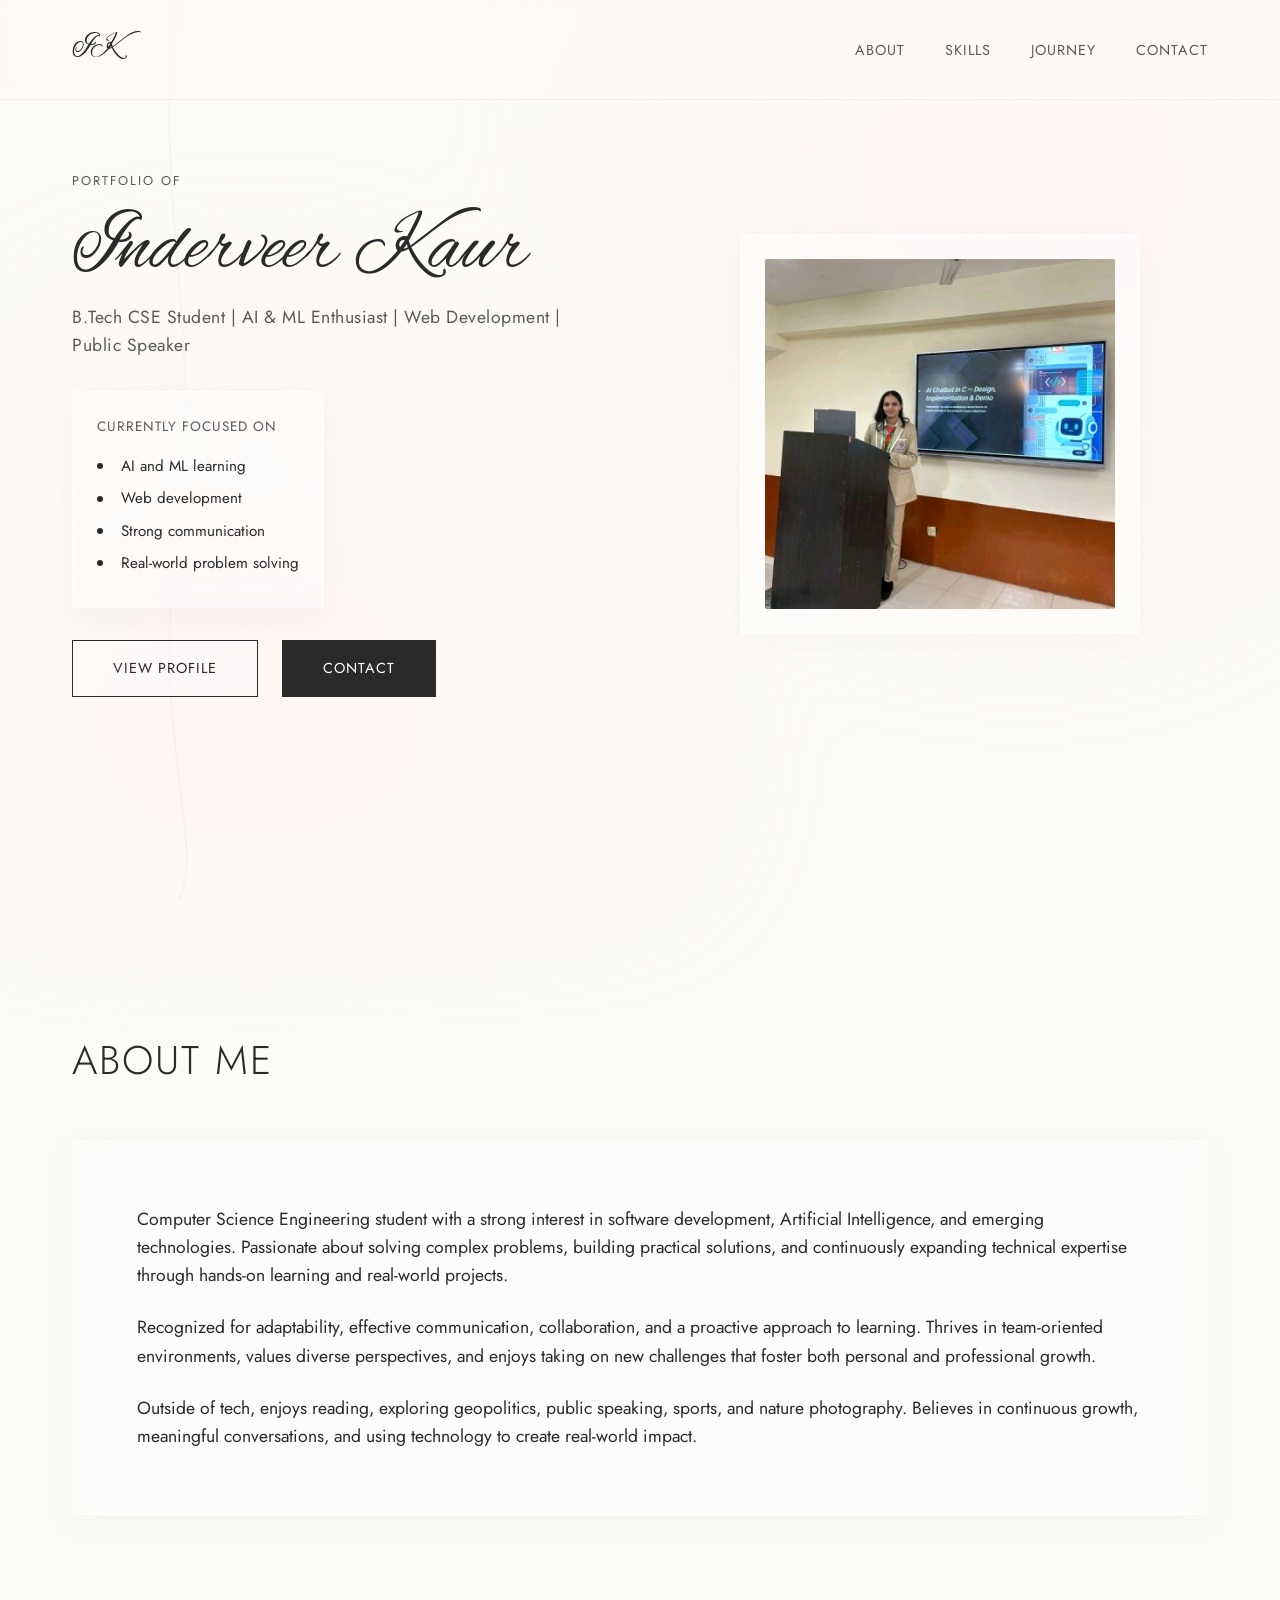
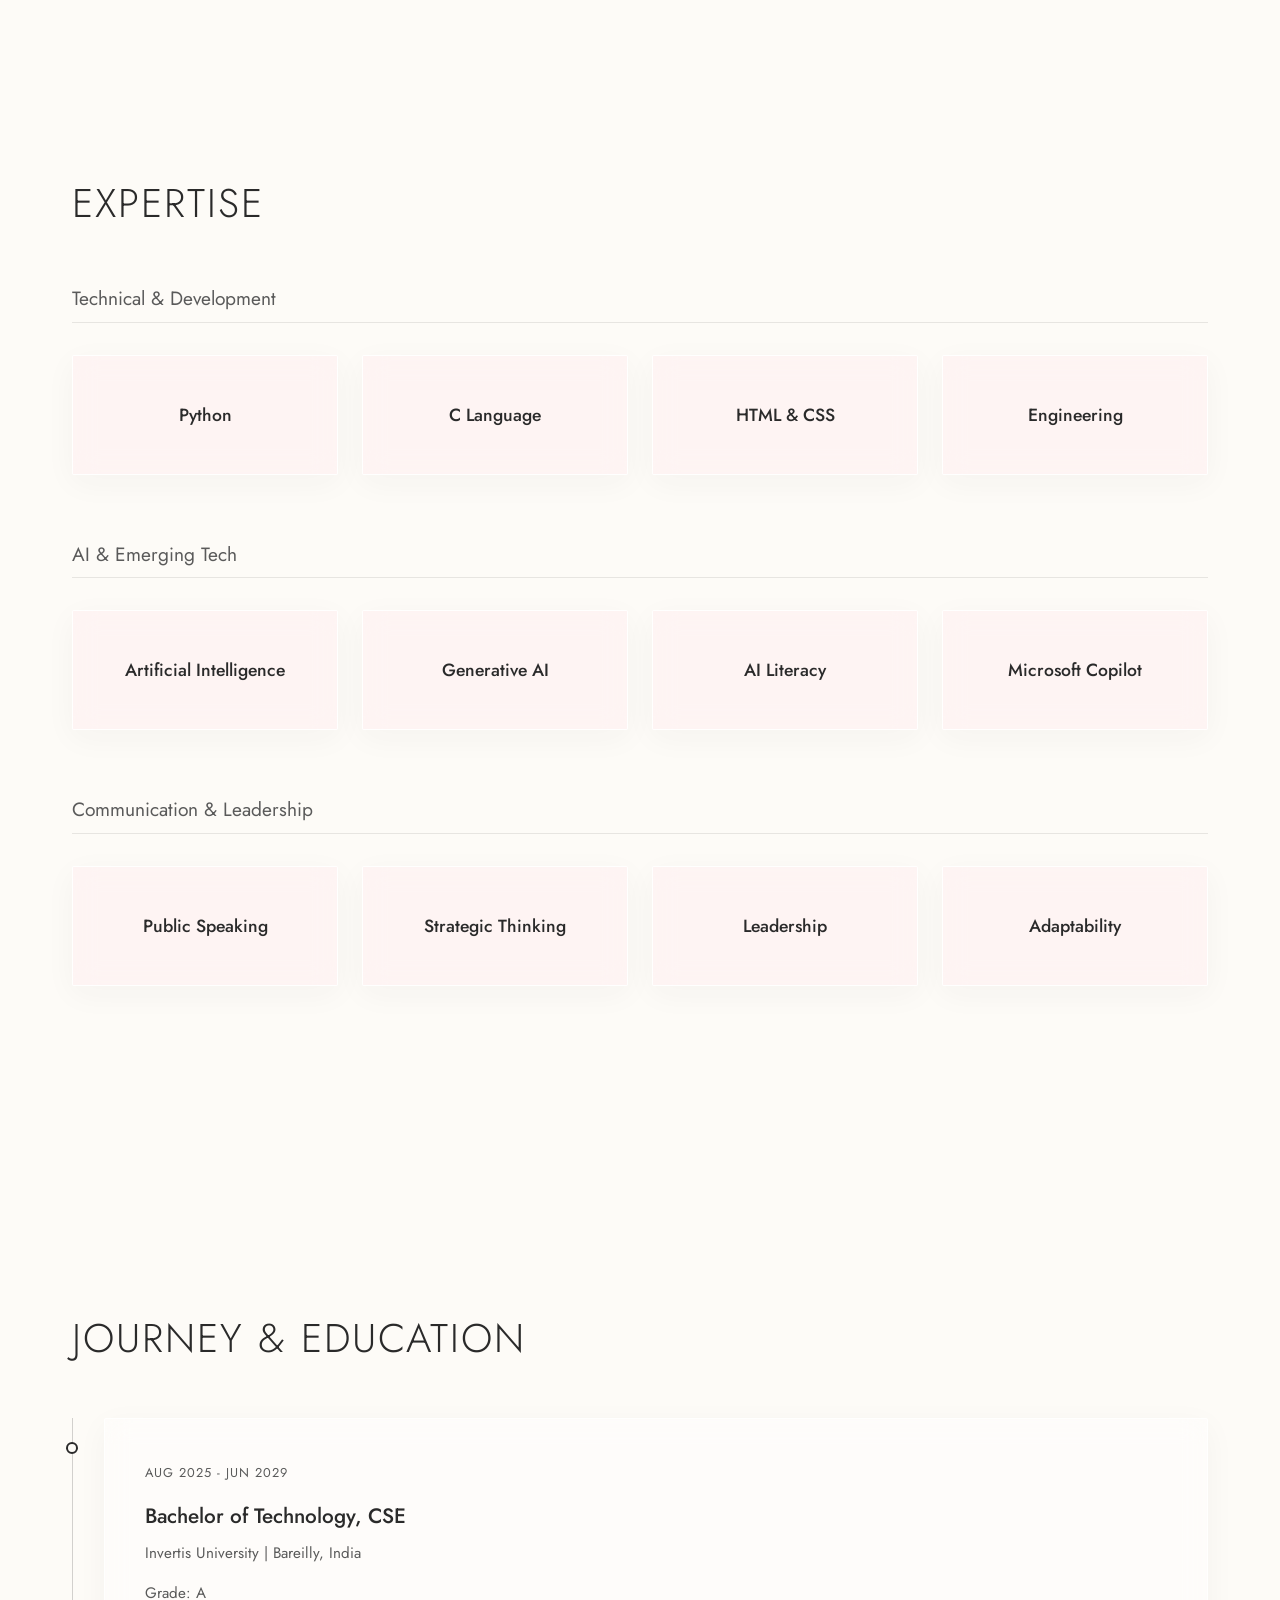
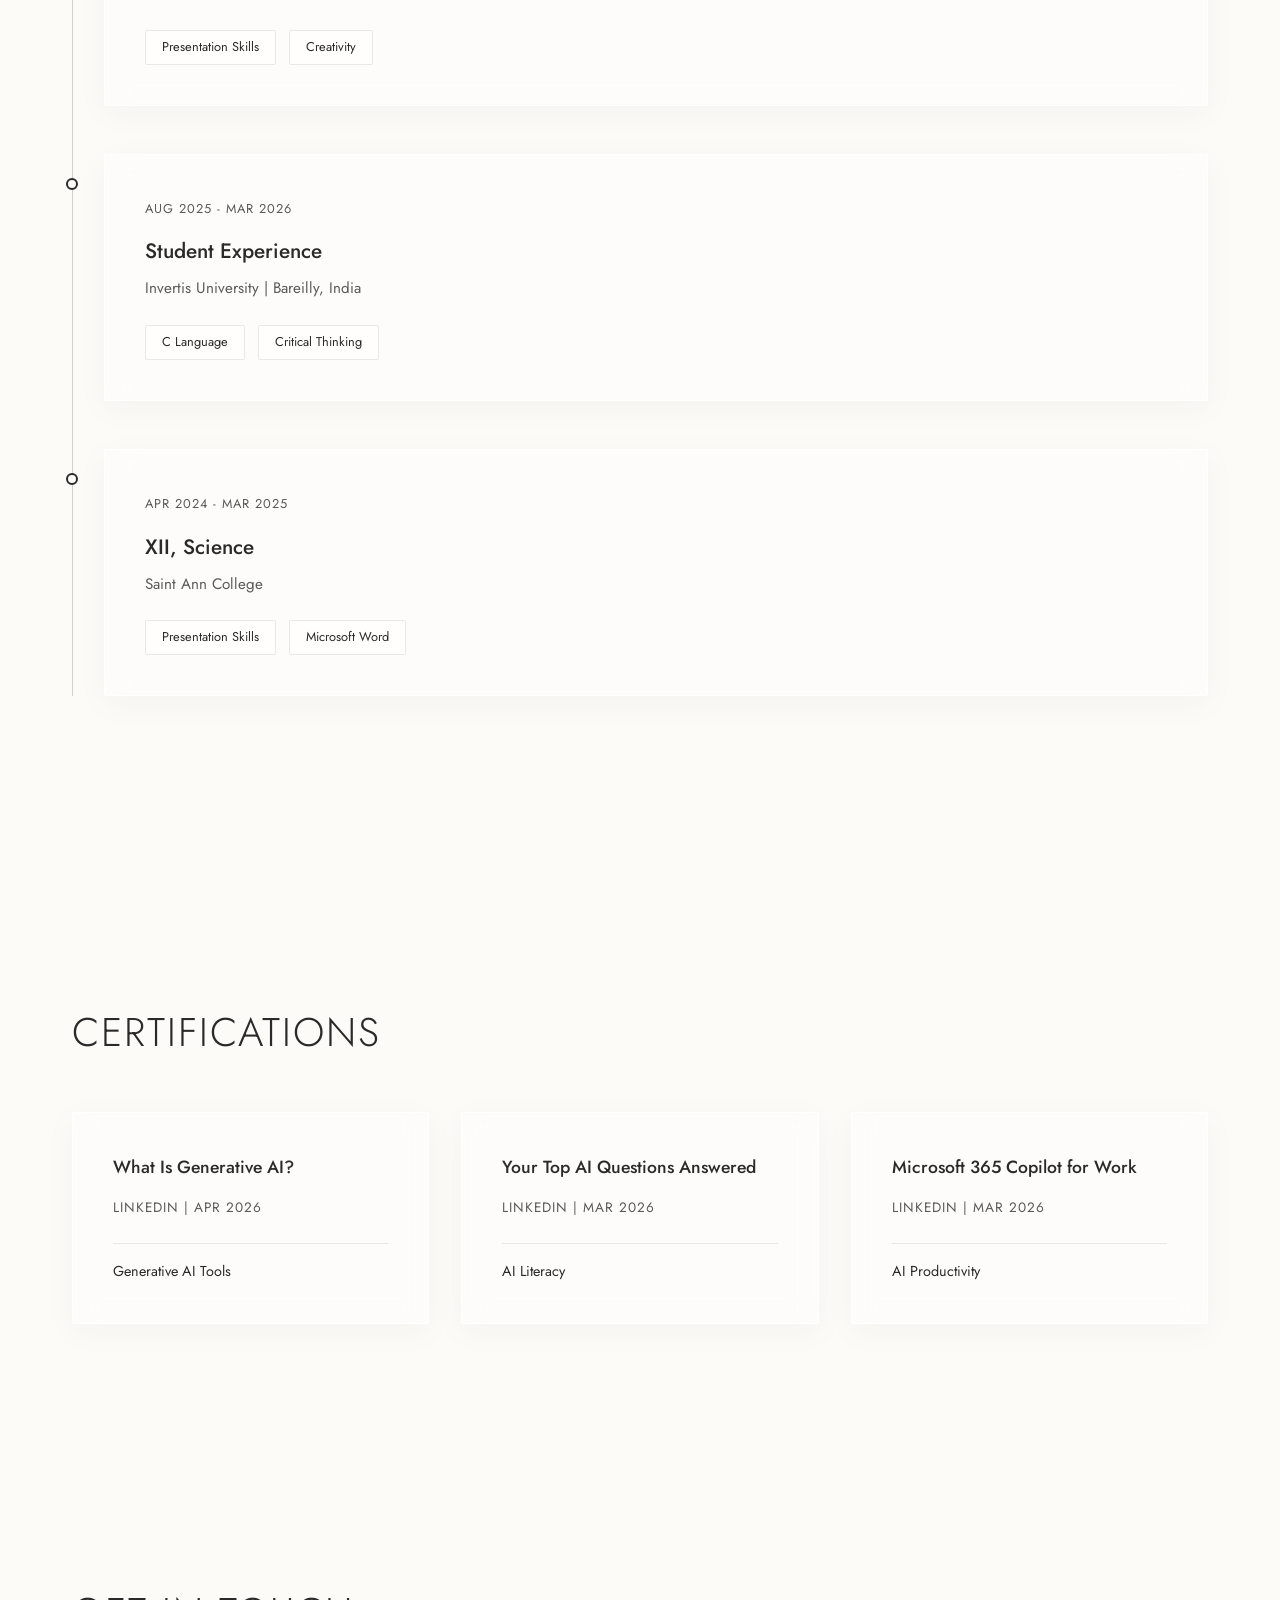
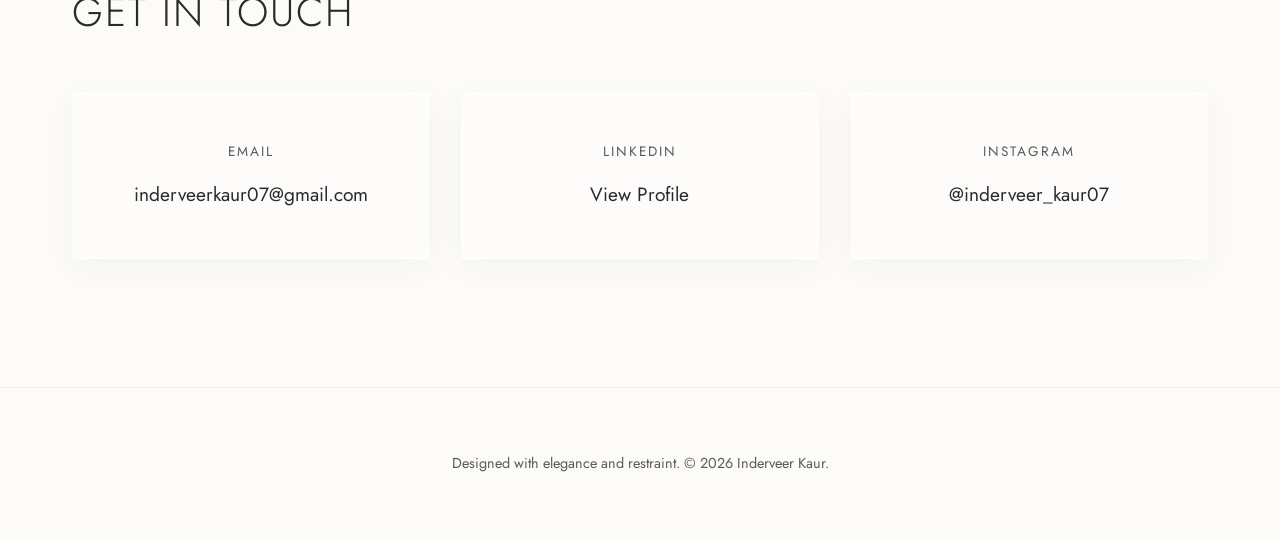
<file: index.html>
<!DOCTYPE html>
<html lang="en">
<head>
    <meta charset="UTF-8">
    <meta name="viewport" content="width=device-width, initial-scale=1.0">
    <title>Inderveer Kaur | Portfolio</title>
    <link rel="preconnect" href="https://fonts.googleapis.com">
    <link rel="preconnect" href="https://fonts.gstatic.com" crossorigin>
    <link href="https://fonts.googleapis.com/css2?family=Alex+Brush&family=Jost:wght@300;400;500;600&display=swap" rel="stylesheet">
    <link rel="stylesheet" href="styles.css">
</head>
<body>
    <div class="progress-bar" id="progress-bar"></div>

    <svg class="scroll-spine" viewBox="0 0 100 1000" preserveAspectRatio="none">
        <path d="M50,0 C20,200 80,400 50,600 C20,800 80,950 50,1000" fill="none" stroke="rgba(44, 44, 44, 0.05)" stroke-width="2"/>
        <path id="spine-progress" d="M50,0 C20,200 80,400 50,600 C20,800 80,950 50,1000" fill="none" stroke="rgba(44, 44, 44, 0.3)" stroke-width="2"/>
    </svg>

    <div class="particles">
        <div class="particle p1"></div>
        <div class="particle p2"></div>
        <div class="particle p3"></div>
    </div>

    <nav class="navbar">
        <div class="nav-content">
            <a href="#hero" class="nav-logo">IK</a>
            <ul class="nav-links">
                <li><a href="#about">About</a></li>
                <li><a href="#skills">Skills</a></li>
                <li><a href="#journey">Journey</a></li>
                <li><a href="#contact">Contact</a></li>
            </ul>
        </div>
    </nav>

    <main class="container">
        <section id="hero" class="hero-section">
            <div class="hero-content reveal">
                <p class="intro-line">Portfolio of</p>
                <h1 class="cursive-name">Inderveer Kaur</h1>
                <h2 class="headline">B.Tech CSE Student | AI & ML Enthusiast | Web Development | Public Speaker</h2>
                <div class="focus-panel glass-panel">
                    <p class="focus-title">Currently focused on</p>
                    <ul class="focus-list">
                        <li>AI and ML learning</li>
                        <li>Web development</li>
                        <li>Strong communication</li>
                        <li>Real-world problem solving</li>
                    </ul>
                </div>
                <div class="cta-group">
                    <a href="#about" class="btn glass-btn">View Profile</a>
                    <a href="#contact" class="btn glass-btn solid">Contact</a>
                </div>
            </div>
            <div class="hero-image-container reveal">
                <div class="hero-image-frame glass-panel">
                    <img src="owner.jpg" alt="Inderveer Kaur" class="profile-img">
                </div>
            </div>
        </section>

        <section id="about" class="about-section">
            <h3 class="section-title reveal">About Me</h3>
            <div class="about-content glass-panel reveal">
                <p>Computer Science Engineering student with a strong interest in software development, Artificial Intelligence, and emerging technologies. Passionate about solving complex problems, building practical solutions, and continuously expanding technical expertise through hands-on learning and real-world projects.</p>
                <p>Recognized for adaptability, effective communication, collaboration, and a proactive approach to learning. Thrives in team-oriented environments, values diverse perspectives, and enjoys taking on new challenges that foster both personal and professional growth.</p>
                <p>Outside of tech, enjoys reading, exploring geopolitics, public speaking, sports, and nature photography. Believes in continuous growth, meaningful conversations, and using technology to create real-world impact.</p>
            </div>
        </section>

        <section id="skills" class="skills-section">
            <h3 class="section-title reveal">Expertise</h3>
            
            <div class="skill-category reveal">
                <h4 class="category-title">Technical & Development</h4>
                <div class="skills-grid">
                    <div class="skill-card glass-panel"><div class="skill-inner"><div class="skill-front">Python</div><div class="skill-back">Used for problem solving and logical algorithms</div></div></div>
                    <div class="skill-card glass-panel"><div class="skill-inner"><div class="skill-front">C Language</div><div class="skill-back">Core programming and low-level logic foundation</div></div></div>
                    <div class="skill-card glass-panel"><div class="skill-inner"><div class="skill-front">HTML & CSS</div><div class="skill-back">Crafting responsive and structured web layouts</div></div></div>
                    <div class="skill-card glass-panel"><div class="skill-inner"><div class="skill-front">Engineering</div><div class="skill-back">Applying principles to software architecture</div></div></div>
                </div>
            </div>

            <div class="skill-category reveal">
                <h4 class="category-title">AI & Emerging Tech</h4>
                <div class="skills-grid">
                    <div class="skill-card glass-panel"><div class="skill-inner"><div class="skill-front">Artificial Intelligence</div><div class="skill-back">Understanding intelligent systems and automation</div></div></div>
                    <div class="skill-card glass-panel"><div class="skill-inner"><div class="skill-front">Generative AI</div><div class="skill-back">Leveraging modern models for creative outputs</div></div></div>
                    <div class="skill-card glass-panel"><div class="skill-inner"><div class="skill-front">AI Literacy</div><div class="skill-back">Understanding modern AI tools and workflows</div></div></div>
                    <div class="skill-card glass-panel"><div class="skill-inner"><div class="skill-front">Microsoft Copilot</div><div class="skill-back">Enhancing business productivity with AI integration</div></div></div>
                </div>
            </div>

            <div class="skill-category reveal">
                <h4 class="category-title">Communication & Leadership</h4>
                <div class="skills-grid">
                    <div class="skill-card glass-panel"><div class="skill-inner"><div class="skill-front">Public Speaking</div><div class="skill-back">Confidently communicates ideas in front of others</div></div></div>
                    <div class="skill-card glass-panel"><div class="skill-inner"><div class="skill-front">Strategic Thinking</div><div class="skill-back">Planning long-term solutions and project roadmaps</div></div></div>
                    <div class="skill-card glass-panel"><div class="skill-inner"><div class="skill-front">Leadership</div><div class="skill-back">Guiding teams toward shared technical goals</div></div></div>
                    <div class="skill-card glass-panel"><div class="skill-inner"><div class="skill-front">Adaptability</div><div class="skill-back">Quickly adjusting to new technologies and environments</div></div></div>
                </div>
            </div>
        </section>

        <section id="journey" class="journey-section">
            <h3 class="section-title reveal">Journey & Education</h3>
            <div class="timeline">
                <div class="timeline-item reveal">
                    <div class="timeline-dot"></div>
                    <div class="timeline-content glass-panel">
                        <span class="date-badge">Aug 2025 - Jun 2029</span>
                        <h4>Bachelor of Technology, CSE</h4>
                        <p class="location">Invertis University | Bareilly, India</p>
                        <p class="grade">Grade: A</p>
                        <div class="chip-container">
                            <span class="chip">Presentation Skills</span>
                            <span class="chip">Creativity</span>
                        </div>
                    </div>
                </div>
                
                <div class="timeline-item reveal">
                    <div class="timeline-dot"></div>
                    <div class="timeline-content glass-panel">
                        <span class="date-badge">Aug 2025 - Mar 2026</span>
                        <h4>Student Experience</h4>
                        <p class="location">Invertis University | Bareilly, India</p>
                        <div class="chip-container">
                            <span class="chip">C Language</span>
                            <span class="chip">Critical Thinking</span>
                        </div>
                    </div>
                </div>

                <div class="timeline-item reveal">
                    <div class="timeline-dot"></div>
                    <div class="timeline-content glass-panel">
                        <span class="date-badge">Apr 2024 - Mar 2025</span>
                        <h4>XII, Science</h4>
                        <p class="location">Saint Ann College</p>
                        <div class="chip-container">
                            <span class="chip">Presentation Skills</span>
                            <span class="chip">Microsoft Word</span>
                        </div>
                    </div>
                </div>
            </div>
        </section>

        <section id="certifications" class="cert-section">
            <h3 class="section-title reveal">Certifications</h3>
            <div class="cert-grid">
                <div class="cert-card glass-panel reveal">
                    <h4>What Is Generative AI?</h4>
                    <p class="issuer">LinkedIn | Apr 2026</p>
                    <p class="cert-skills">Generative AI Tools</p>
                </div>
                <div class="cert-card glass-panel reveal">
                    <h4>Your Top AI Questions Answered</h4>
                    <p class="issuer">LinkedIn | Mar 2026</p>
                    <p class="cert-skills">AI Literacy</p>
                </div>
                <div class="cert-card glass-panel reveal">
                    <h4>Microsoft 365 Copilot for Work</h4>
                    <p class="issuer">LinkedIn | Mar 2026</p>
                    <p class="cert-skills">AI Productivity</p>
                </div>
            </div>
        </section>

        <section id="contact" class="contact-section">
            <h3 class="section-title reveal">Get In Touch</h3>
            <div class="contact-grid reveal">
                <a href="mailto:inderveerkaur07@gmail.com" class="contact-card glass-panel">
                    <span class="contact-label">Email</span>
                    <span class="contact-value">inderveerkaur07@gmail.com</span>
                </a>
                <a href="https://linkedin.com/in/inderveer-kaur-52bb7337b" target="_blank" class="contact-card glass-panel">
                    <span class="contact-label">LinkedIn</span>
                    <span class="contact-value">View Profile</span>
                </a>
                <a href="https://www.instagram.com/inderveer_kaur07/" target="_blank" class="contact-card glass-panel">
                    <span class="contact-label">Instagram</span>
                    <span class="contact-value">@inderveer_kaur07</span>
                </a>
            </div>
        </section>
    </main>

    <footer class="footer">
        <p>Designed with elegance and restraint. &copy; 2026 Inderveer Kaur.</p>
    </footer>

    <script src="script.js"></script>
</body>
</html>
</file>
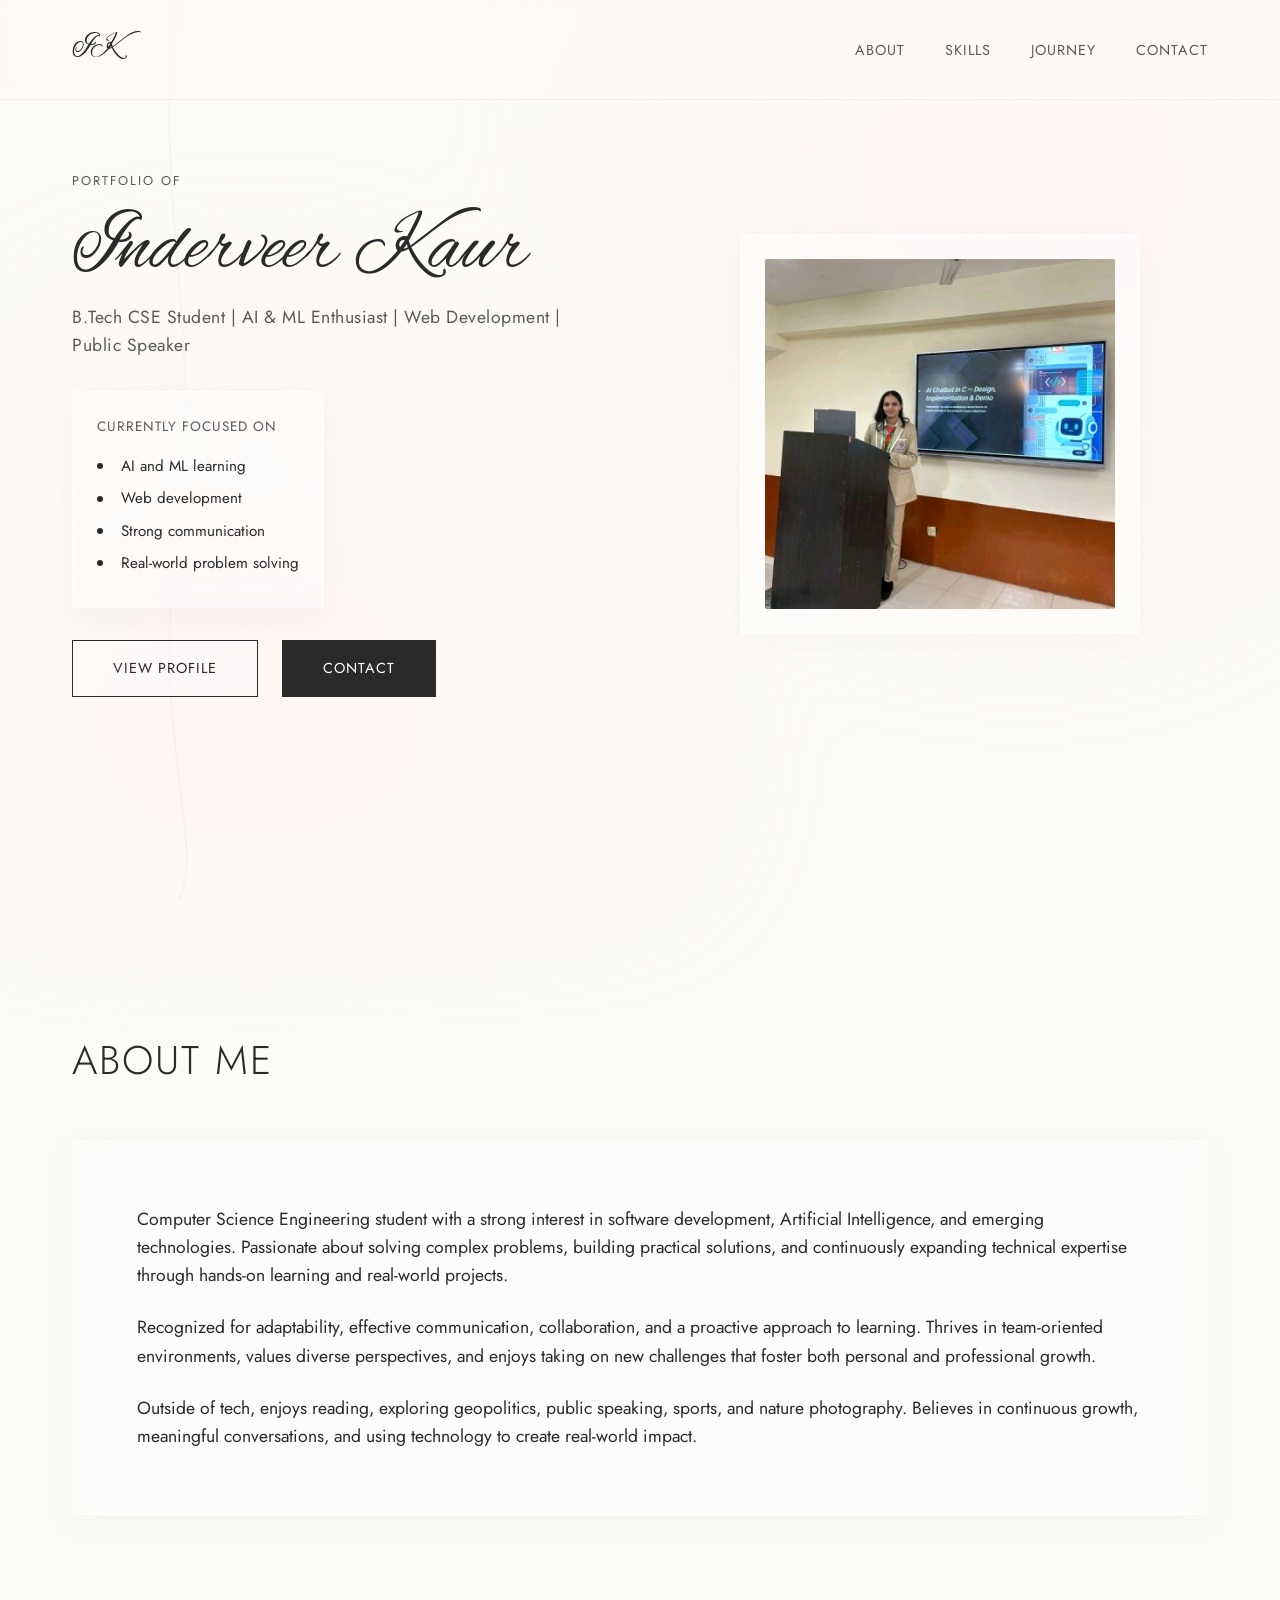
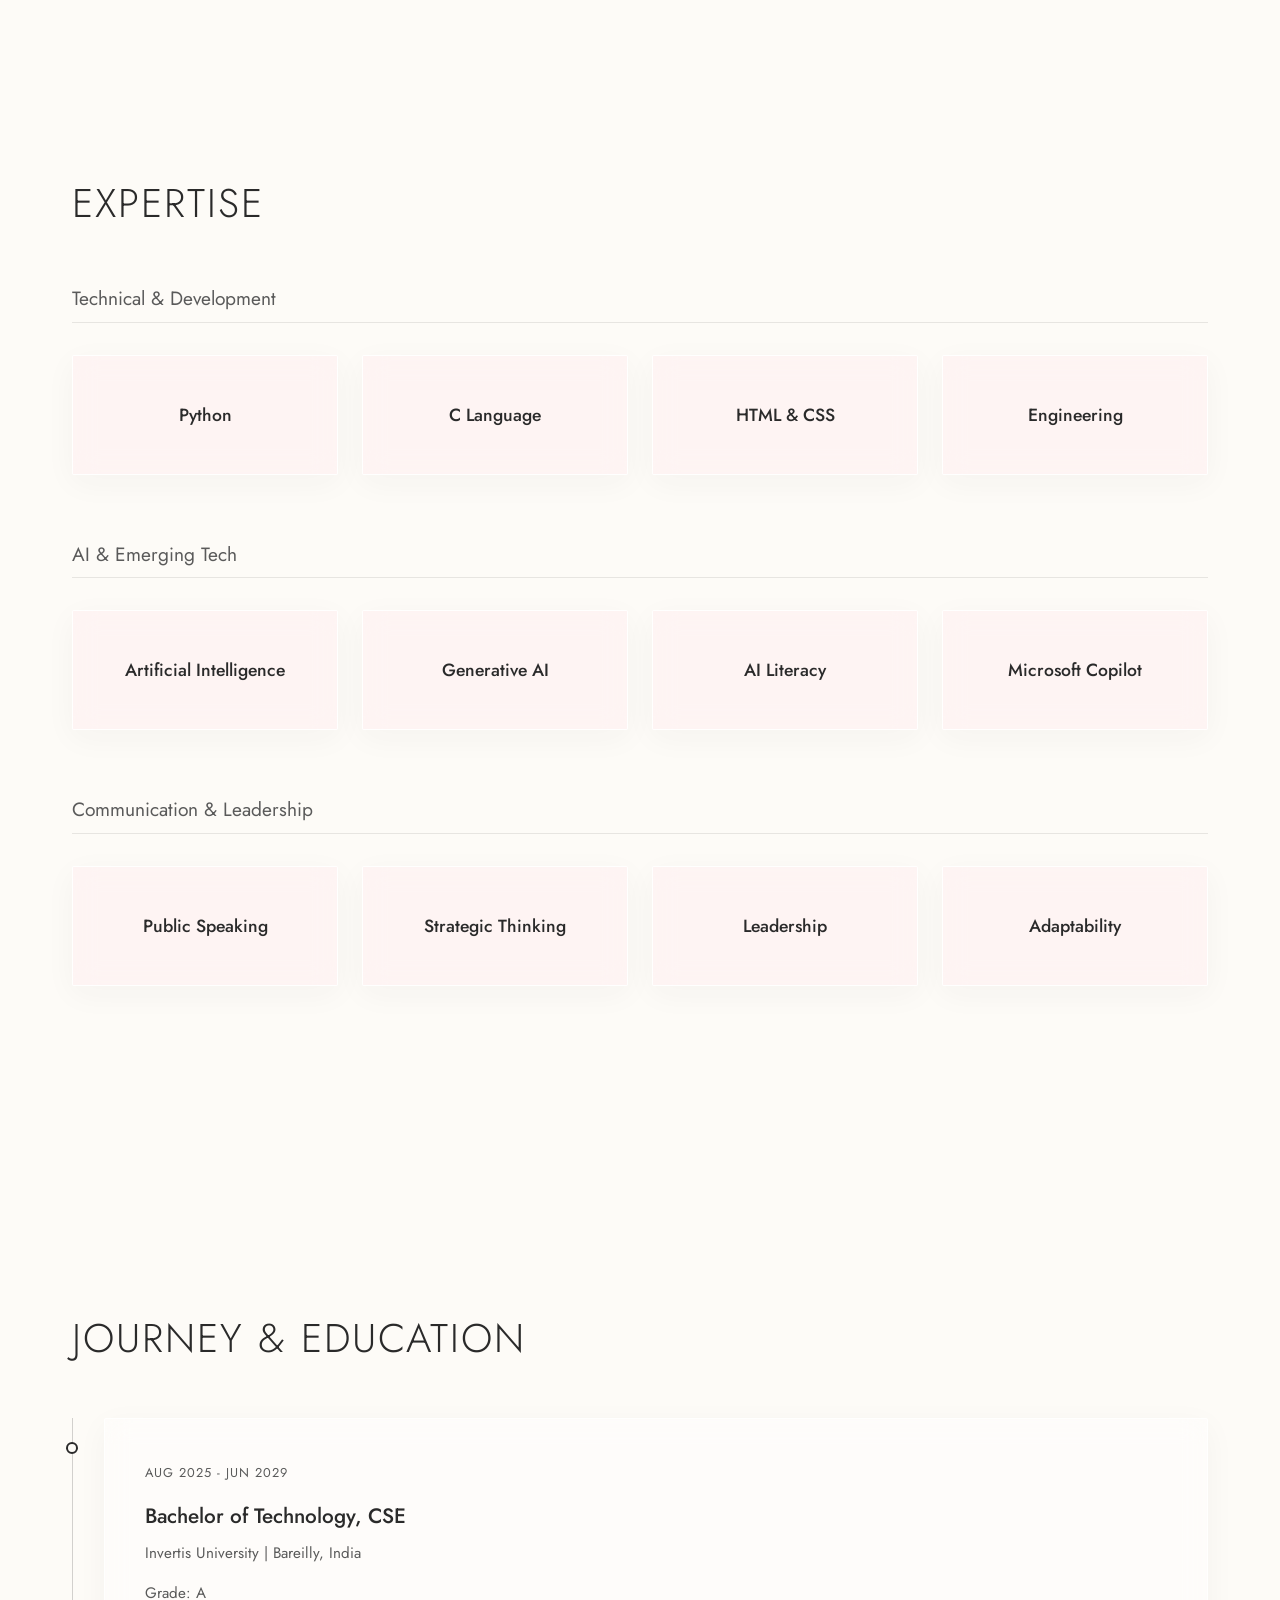
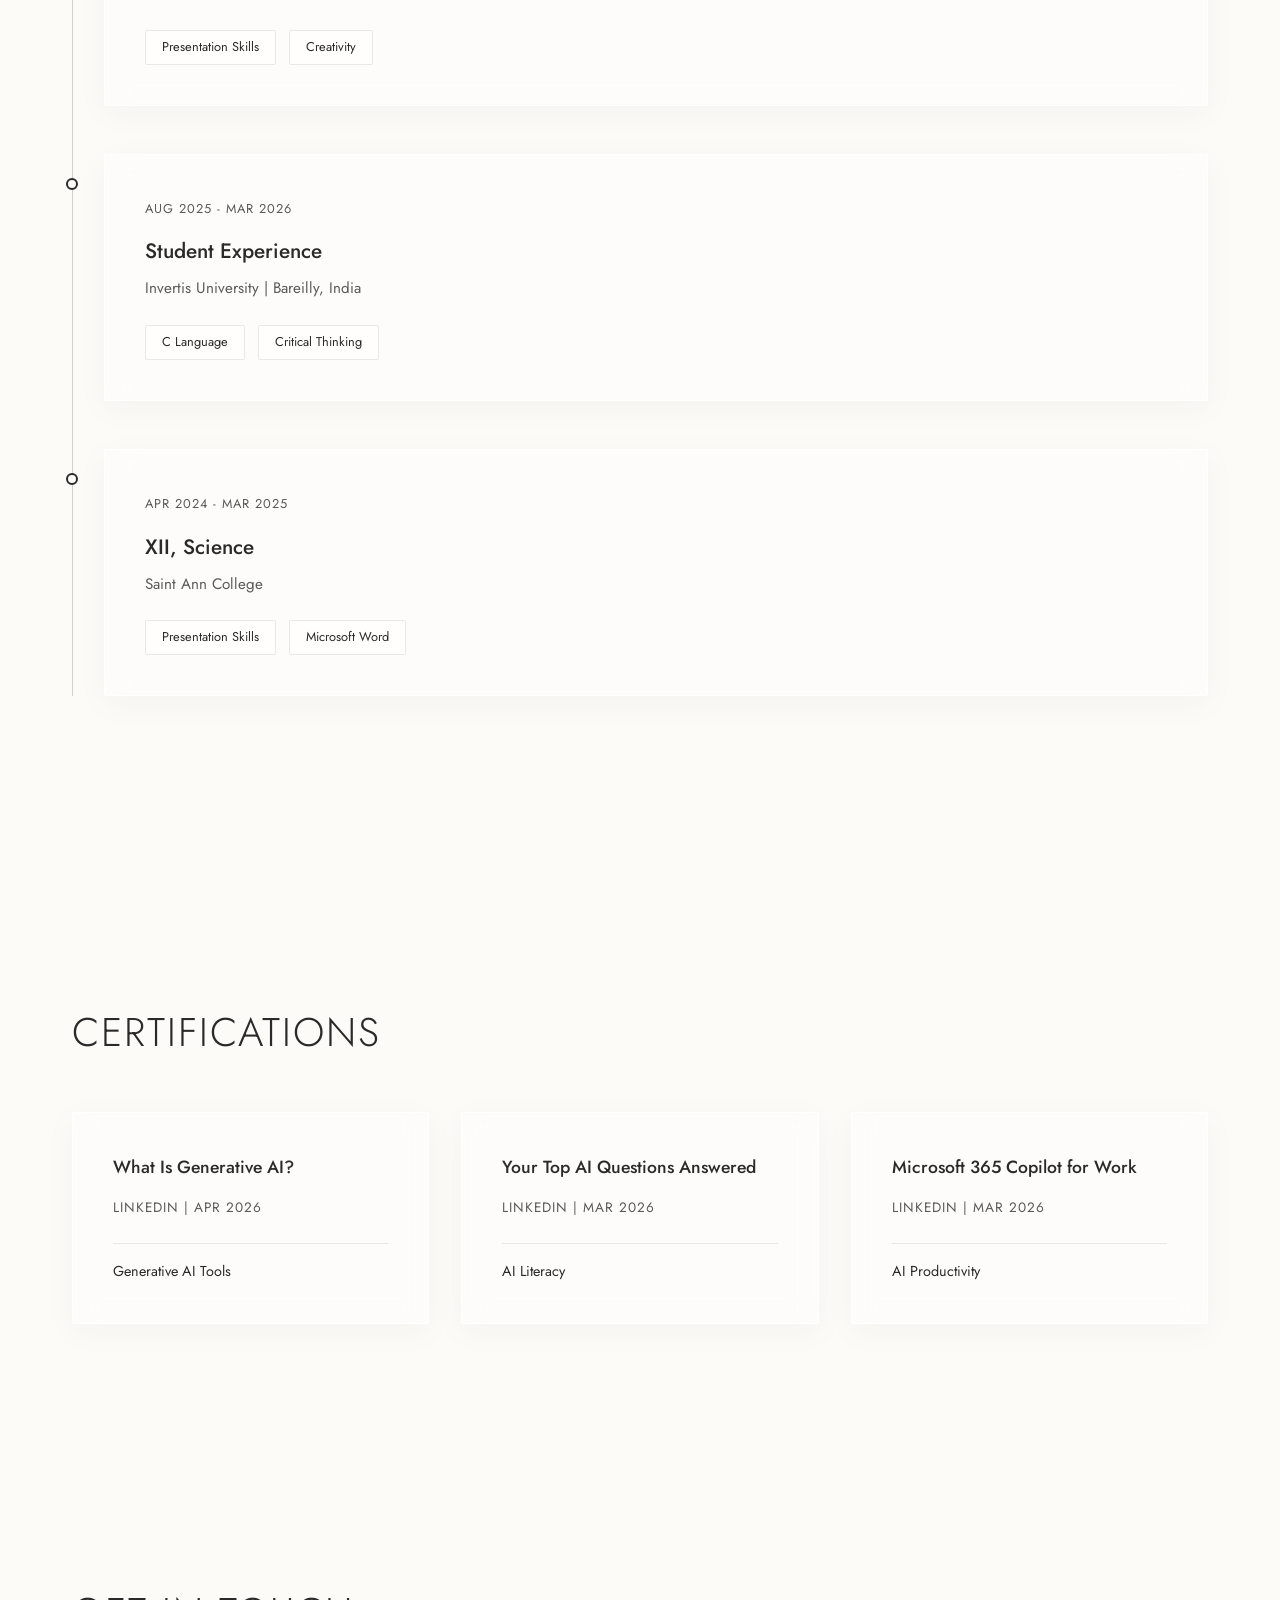
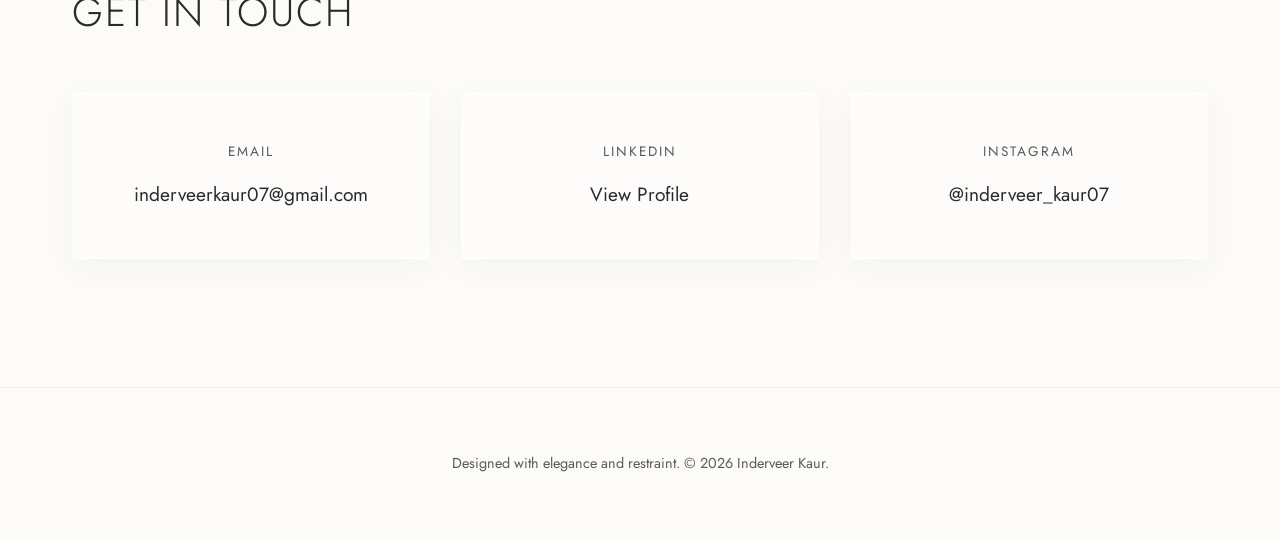
<file: html.html>
<!DOCTYPE html>
<html lang="en">
<head>
    <meta charset="UTF-8">
    <meta name="viewport" content="width=device-width, initial-scale=1.0">
    <title>Inderveer Kaur | Portfolio</title>
    <link rel="preconnect" href="https://fonts.googleapis.com">
    <link rel="preconnect" href="https://fonts.gstatic.com" crossorigin>
    <link href="https://fonts.googleapis.com/css2?family=Alex+Brush&family=Jost:wght@300;400;500;600&display=swap" rel="stylesheet">
    <link rel="stylesheet" href="styles.css">
</head>
<body>
    <div class="progress-bar" id="progress-bar"></div>

    <svg class="scroll-spine" viewBox="0 0 100 1000" preserveAspectRatio="none">
        <path d="M50,0 C20,200 80,400 50,600 C20,800 80,950 50,1000" fill="none" stroke="rgba(44, 44, 44, 0.05)" stroke-width="2"/>
        <path id="spine-progress" d="M50,0 C20,200 80,400 50,600 C20,800 80,950 50,1000" fill="none" stroke="rgba(44, 44, 44, 0.3)" stroke-width="2"/>
    </svg>

    <div class="particles">
        <div class="particle p1"></div>
        <div class="particle p2"></div>
        <div class="particle p3"></div>
    </div>

    <nav class="navbar">
        <div class="nav-content">
            <a href="#hero" class="nav-logo">IK</a>
            <ul class="nav-links">
                <li><a href="#about">About</a></li>
                <li><a href="#skills">Skills</a></li>
                <li><a href="#journey">Journey</a></li>
                <li><a href="#contact">Contact</a></li>
            </ul>
        </div>
    </nav>

    <main class="container">
        <section id="hero" class="hero-section">
            <div class="hero-content reveal">
                <p class="intro-line">Portfolio of</p>
                <h1 class="cursive-name">Inderveer Kaur</h1>
                <h2 class="headline">B.Tech CSE Student | AI & ML Enthusiast | Web Development | Public Speaker</h2>
                <div class="focus-panel glass-panel">
                    <p class="focus-title">Currently focused on</p>
                    <ul class="focus-list">
                        <li>AI and ML learning</li>
                        <li>Web development</li>
                        <li>Strong communication</li>
                        <li>Real-world problem solving</li>
                    </ul>
                </div>
                <div class="cta-group">
                    <a href="#about" class="btn glass-btn">View Profile</a>
                    <a href="#contact" class="btn glass-btn solid">Contact</a>
                </div>
            </div>
            <div class="hero-image-container reveal">
                <div class="hero-image-frame glass-panel">
                    <img src="owner.jpg" alt="Inderveer Kaur" class="profile-img">
                </div>
            </div>
        </section>

        <section id="about" class="about-section">
            <h3 class="section-title reveal">About Me</h3>
            <div class="about-content glass-panel reveal">
                <p>Computer Science Engineering student with a strong interest in software development, Artificial Intelligence, and emerging technologies. Passionate about solving complex problems, building practical solutions, and continuously expanding technical expertise through hands-on learning and real-world projects.</p>
                <p>Recognized for adaptability, effective communication, collaboration, and a proactive approach to learning. Thrives in team-oriented environments, values diverse perspectives, and enjoys taking on new challenges that foster both personal and professional growth.</p>
                <p>Outside of tech, enjoys reading, exploring geopolitics, public speaking, sports, and nature photography. Believes in continuous growth, meaningful conversations, and using technology to create real-world impact.</p>
            </div>
        </section>

        <section id="skills" class="skills-section">
            <h3 class="section-title reveal">Expertise</h3>
            
            <div class="skill-category reveal">
                <h4 class="category-title">Technical & Development</h4>
                <div class="skills-grid">
                    <div class="skill-card glass-panel"><div class="skill-inner"><div class="skill-front">Python</div><div class="skill-back">Used for problem solving and logical algorithms</div></div></div>
                    <div class="skill-card glass-panel"><div class="skill-inner"><div class="skill-front">C Language</div><div class="skill-back">Core programming and low-level logic foundation</div></div></div>
                    <div class="skill-card glass-panel"><div class="skill-inner"><div class="skill-front">HTML & CSS</div><div class="skill-back">Crafting responsive and structured web layouts</div></div></div>
                    <div class="skill-card glass-panel"><div class="skill-inner"><div class="skill-front">Engineering</div><div class="skill-back">Applying principles to software architecture</div></div></div>
                </div>
            </div>

            <div class="skill-category reveal">
                <h4 class="category-title">AI & Emerging Tech</h4>
                <div class="skills-grid">
                    <div class="skill-card glass-panel"><div class="skill-inner"><div class="skill-front">Artificial Intelligence</div><div class="skill-back">Understanding intelligent systems and automation</div></div></div>
                    <div class="skill-card glass-panel"><div class="skill-inner"><div class="skill-front">Generative AI</div><div class="skill-back">Leveraging modern models for creative outputs</div></div></div>
                    <div class="skill-card glass-panel"><div class="skill-inner"><div class="skill-front">AI Literacy</div><div class="skill-back">Understanding modern AI tools and workflows</div></div></div>
                    <div class="skill-card glass-panel"><div class="skill-inner"><div class="skill-front">Microsoft Copilot</div><div class="skill-back">Enhancing business productivity with AI integration</div></div></div>
                </div>
            </div>

            <div class="skill-category reveal">
                <h4 class="category-title">Communication & Leadership</h4>
                <div class="skills-grid">
                    <div class="skill-card glass-panel"><div class="skill-inner"><div class="skill-front">Public Speaking</div><div class="skill-back">Confidently communicates ideas in front of others</div></div></div>
                    <div class="skill-card glass-panel"><div class="skill-inner"><div class="skill-front">Strategic Thinking</div><div class="skill-back">Planning long-term solutions and project roadmaps</div></div></div>
                    <div class="skill-card glass-panel"><div class="skill-inner"><div class="skill-front">Leadership</div><div class="skill-back">Guiding teams toward shared technical goals</div></div></div>
                    <div class="skill-card glass-panel"><div class="skill-inner"><div class="skill-front">Adaptability</div><div class="skill-back">Quickly adjusting to new technologies and environments</div></div></div>
                </div>
            </div>
        </section>

        <section id="journey" class="journey-section">
            <h3 class="section-title reveal">Journey & Education</h3>
            <div class="timeline">
                <div class="timeline-item reveal">
                    <div class="timeline-dot"></div>
                    <div class="timeline-content glass-panel">
                        <span class="date-badge">Aug 2025 - Jun 2029</span>
                        <h4>Bachelor of Technology, CSE</h4>
                        <p class="location">Invertis University | Bareilly, India</p>
                        <p class="grade">Grade: A</p>
                        <div class="chip-container">
                            <span class="chip">Presentation Skills</span>
                            <span class="chip">Creativity</span>
                        </div>
                    </div>
                </div>
                
                <div class="timeline-item reveal">
                    <div class="timeline-dot"></div>
                    <div class="timeline-content glass-panel">
                        <span class="date-badge">Aug 2025 - Mar 2026</span>
                        <h4>Student Experience</h4>
                        <p class="location">Invertis University | Bareilly, India</p>
                        <div class="chip-container">
                            <span class="chip">C Language</span>
                            <span class="chip">Critical Thinking</span>
                        </div>
                    </div>
                </div>

                <div class="timeline-item reveal">
                    <div class="timeline-dot"></div>
                    <div class="timeline-content glass-panel">
                        <span class="date-badge">Apr 2024 - Mar 2025</span>
                        <h4>XII, Science</h4>
                        <p class="location">Saint Ann College</p>
                        <div class="chip-container">
                            <span class="chip">Presentation Skills</span>
                            <span class="chip">Microsoft Word</span>
                        </div>
                    </div>
                </div>
            </div>
        </section>

        <section id="certifications" class="cert-section">
            <h3 class="section-title reveal">Certifications</h3>
            <div class="cert-grid">
                <div class="cert-card glass-panel reveal">
                    <h4>What Is Generative AI?</h4>
                    <p class="issuer">LinkedIn | Apr 2026</p>
                    <p class="cert-skills">Generative AI Tools</p>
                </div>
                <div class="cert-card glass-panel reveal">
                    <h4>Your Top AI Questions Answered</h4>
                    <p class="issuer">LinkedIn | Mar 2026</p>
                    <p class="cert-skills">AI Literacy</p>
                </div>
                <div class="cert-card glass-panel reveal">
                    <h4>Microsoft 365 Copilot for Work</h4>
                    <p class="issuer">LinkedIn | Mar 2026</p>
                    <p class="cert-skills">AI Productivity</p>
                </div>
            </div>
        </section>

        <section id="contact" class="contact-section">
            <h3 class="section-title reveal">Get In Touch</h3>
            <div class="contact-grid reveal">
                <a href="mailto:inderveerkaur07@gmail.com" class="contact-card glass-panel">
                    <span class="contact-label">Email</span>
                    <span class="contact-value">inderveerkaur07@gmail.com</span>
                </a>
                <a href="https://linkedin.com/in/inderveer-kaur-52bb7337b" target="_blank" class="contact-card glass-panel">
                    <span class="contact-label">LinkedIn</span>
                    <span class="contact-value">View Profile</span>
                </a>
                <a href="https://www.instagram.com/inderveer_kaur07/" target="_blank" class="contact-card glass-panel">
                    <span class="contact-label">Instagram</span>
                    <span class="contact-value">@inderveer_kaur07</span>
                </a>
            </div>
        </section>
    </main>

    <footer class="footer">
        <p>Designed with elegance and restraint. &copy; 2026 Inderveer Kaur.</p>
    </footer>

    <script src="script.js"></script>
</body>
</html>
</file>
<file: styles.css>
:root {
    --bg-main: #FDFBF7; /* Warm off-white */
    --bg-accent: #FDEFEF; /* Soft blush pink */
    --text-main: #2A2A2A; /* Deep charcoal */
    --text-light: #5A5A5A;
    --white: #FFFFFF;
    --glass-bg: rgba(255, 255, 255, 0.4);
    --glass-border: rgba(255, 255, 255, 0.8);
    --glass-shadow: 0 8px 32px rgba(42, 42, 42, 0.04);
}

* {
    margin: 0;
    padding: 0;
    box-sizing: border-box;
    scroll-behavior: smooth;
}

body {
    font-family: 'Jost', sans-serif;
    background-color: var(--bg-main);
    color: var(--text-main);
    line-height: 1.6;
    overflow-x: hidden;
    position: relative;
}

/* Background Elements */
.scroll-spine {
    position: fixed;
    top: 0;
    left: 10%;
    width: 100px;
    height: 100vh;
    z-index: -1;
    opacity: 0.6;
}

.particles {
    position: fixed;
    top: 0;
    left: 0;
    width: 100%;
    height: 100%;
    z-index: -2;
    pointer-events: none;
    background: radial-gradient(circle at 80% 20%, var(--bg-accent) 0%, transparent 40%),
                radial-gradient(circle at 20% 80%, var(--bg-accent) 0%, transparent 40%);
    filter: blur(60px);
    opacity: 0.5;
}

/* Progress Bar */
.progress-bar {
    position: fixed;
    top: 0;
    left: 0;
    height: 3px;
    background: var(--text-main);
    width: 0%;
    z-index: 1000;
    transition: width 0.1s ease-out;
}

/* Typography */
.cursive-name {
    font-family: 'Alex Brush', cursive;
    font-size: 5rem;
    font-weight: 400;
    color: var(--text-main);
    margin-bottom: 0.5rem;
    line-height: 1.1;
}

.headline {
    font-size: 1.1rem;
    font-weight: 400;
    color: var(--text-light);
    margin-bottom: 2rem;
    letter-spacing: 0.5px;
}

.section-title {
    font-size: 2.5rem;
    font-weight: 300;
    margin-bottom: 3rem;
    text-transform: uppercase;
    letter-spacing: 2px;
}

/* Glassmorphism System */
.glass-panel {
    background: var(--glass-bg);
    backdrop-filter: blur(12px);
    -webkit-backdrop-filter: blur(12px);
    border: 1px solid var(--glass-border);
    box-shadow: var(--glass-shadow);
    border-radius: 2px; /* Sharp edges */
    transition: all 0.4s ease;
}

.glass-panel:hover {
    box-shadow: 0 12px 40px rgba(42, 42, 42, 0.08);
    border-color: rgba(42, 42, 42, 0.1);
}

/* Layout */
.container {
    max-width: 1200px;
    margin: 0 auto;
    padding: 0 2rem;
}

section {
    padding: 8rem 0;
}

/* Navbar */
.navbar {
    position: fixed;
    top: 0;
    width: 100%;
    padding: 1.5rem 0;
    background: rgba(253, 251, 247, 0.8);
    backdrop-filter: blur(10px);
    z-index: 100;
    border-bottom: 1px solid rgba(42, 42, 42, 0.05);
}

.nav-content {
    max-width: 1200px;
    margin: 0 auto;
    padding: 0 2rem;
    display: flex;
    justify-content: space-between;
    align-items: center;
}

.nav-logo {
    font-family: 'Alex Brush', cursive;
    font-size: 2rem;
    text-decoration: none;
    color: var(--text-main);
}

.nav-links {
    list-style: none;
    display: flex;
    gap: 2.5rem;
}

.nav-links a {
    text-decoration: none;
    color: var(--text-light);
    font-size: 0.9rem;
    text-transform: uppercase;
    letter-spacing: 1px;
    transition: color 0.3s ease;
}

.nav-links a:hover {
    color: var(--text-main);
}

/* Hero Section */
.hero-section {
    display: grid;
    grid-template-columns: 1fr 1fr;
    gap: 4rem;
    align-items: center;
    min-height: 100vh;
    padding-top: 6rem;
}

.intro-line {
    text-transform: uppercase;
    letter-spacing: 2px;
    font-size: 0.8rem;
    color: var(--text-light);
    margin-bottom: 1rem;
}

.focus-panel {
    padding: 1.5rem;
    margin-bottom: 2rem;
    display: inline-block;
}

.focus-title {
    font-size: 0.85rem;
    text-transform: uppercase;
    letter-spacing: 1px;
    color: var(--text-light);
    margin-bottom: 1rem;
}

.focus-list {
    list-style: none;
}

.focus-list li {
    font-size: 0.95rem;
    margin-bottom: 0.5rem;
    padding-left: 1.5rem;
    position: relative;
}

.focus-list li::before {
    content: '';
    position: absolute;
    left: 0;
    top: 50%;
    transform: translateY(-50%);
    width: 6px;
    height: 6px;
    background: var(--text-main);
    border-radius: 50%;
}

.cta-group {
    display: flex;
    gap: 1.5rem;
}

.btn {
    padding: 1rem 2.5rem;
    text-decoration: none;
    color: var(--text-main);
    font-size: 0.9rem;
    text-transform: uppercase;
    letter-spacing: 1px;
    cursor: pointer;
}

.glass-btn {
    background: var(--glass-bg);
    border: 1px solid var(--text-main);
    transition: all 0.3s ease;
}

.glass-btn:hover {
    background: var(--text-main);
    color: var(--white);
}

.glass-btn.solid {
    background: var(--text-main);
    color: var(--white);
}

.glass-btn.solid:hover {
    background: transparent;
    color: var(--text-main);
}

/* Hero Image 3D Effect */
.hero-image-container {
    perspective: 1000px;
    display: flex;
    justify-content: center;
}

.hero-image-frame {
    padding: 1.5rem;
    transform-style: preserve-3d;
    transition: transform 0.1s ease-out;
    max-width: 400px;
    width: 100%;
}

.profile-img {
    width: 100%;
    height: auto;
    display: block;
    border-radius: 2px;
    filter: grayscale(10%) contrast(110%);
}

/* About Section */
.about-content {
    padding: 4rem;
}

.about-content p {
    margin-bottom: 1.5rem;
    font-size: 1.1rem;
}

.about-content p:last-child {
    margin-bottom: 0;
}

/* Skills Section */
.skill-category {
    margin-bottom: 4rem;
}

.category-title {
    font-weight: 400;
    margin-bottom: 2rem;
    font-size: 1.2rem;
    color: var(--text-light);
    border-bottom: 1px solid rgba(42, 42, 42, 0.1);
    padding-bottom: 0.5rem;
}

.skills-grid {
    display: grid;
    grid-template-columns: repeat(auto-fill, minmax(250px, 1fr));
    gap: 1.5rem;
}

.skill-card {
    height: 120px;
    perspective: 1000px;
    cursor: pointer;
}

.skill-inner {
    position: relative;
    width: 100%;
    height: 100%;
    transition: transform 0.8s cubic-bezier(0.4, 0, 0.2, 1);
    transform-style: preserve-3d;
}

.skill-card:hover .skill-inner {
    transform: rotateY(180deg);
}

.skill-front, .skill-back {
    position: absolute;
    width: 100%;
    height: 100%;
    -webkit-backface-visibility: hidden;
    backface-visibility: hidden;
    display: flex;
    align-items: center;
    justify-content: center;
    padding: 1.5rem;
    text-align: center;
}

.skill-front {
    font-weight: 500;
    font-size: 1.1rem;
    background: rgba(253, 239, 239, 0.6);
}

.skill-back {
    transform: rotateY(180deg);
    font-size: 0.9rem;
    color: var(--text-light);
    background: rgba(255, 255, 255, 0.8);
}

/* Journey Timeline */
.timeline {
    position: relative;
    padding-left: 2rem;
}

.timeline::before {
    content: '';
    position: absolute;
    left: 0;
    top: 0;
    height: 100%;
    width: 1px;
    background: rgba(42, 42, 42, 0.2);
}

.timeline-item {
    position: relative;
    margin-bottom: 3rem;
}

.timeline-dot {
    position: absolute;
    left: -2.35rem;
    top: 1.5rem;
    width: 12px;
    height: 12px;
    background: var(--bg-main);
    border: 2px solid var(--text-main);
    border-radius: 50%;
}

.timeline-content {
    padding: 2.5rem;
}

.date-badge {
    display: inline-block;
    font-size: 0.8rem;
    text-transform: uppercase;
    letter-spacing: 1px;
    color: var(--text-light);
    margin-bottom: 1rem;
}

.timeline-content h4 {
    font-size: 1.3rem;
    font-weight: 500;
    margin-bottom: 0.5rem;
}

.location, .grade {
    font-size: 0.95rem;
    color: var(--text-light);
    margin-bottom: 1rem;
}

.chip-container {
    display: flex;
    gap: 0.8rem;
    flex-wrap: wrap;
    margin-top: 1.5rem;
}

.chip {
    font-size: 0.8rem;
    padding: 0.4rem 1rem;
    border: 1px solid rgba(42, 42, 42, 0.1);
    background: rgba(255, 255, 255, 0.5);
    border-radius: 2px;
}

/* Certifications */
.cert-grid {
    display: grid;
    grid-template-columns: repeat(auto-fit, minmax(300px, 1fr));
    gap: 2rem;
}

.cert-card {
    padding: 2.5rem;
}

.cert-card h4 {
    font-size: 1.1rem;
    font-weight: 500;
    margin-bottom: 1rem;
}

.issuer {
    font-size: 0.85rem;
    color: var(--text-light);
    margin-bottom: 1.5rem;
    text-transform: uppercase;
    letter-spacing: 1px;
}

.cert-skills {
    font-size: 0.9rem;
    color: var(--text-main);
    border-top: 1px solid rgba(42, 42, 42, 0.1);
    padding-top: 1rem;
}

/* Contact Section */
.contact-grid {
    display: grid;
    grid-template-columns: repeat(auto-fit, minmax(300px, 1fr));
    gap: 2rem;
}

.contact-card {
    padding: 3rem 2rem;
    text-decoration: none;
    color: var(--text-main);
    display: flex;
    flex-direction: column;
    align-items: center;
    text-align: center;
}

.contact-label {
    font-size: 0.85rem;
    text-transform: uppercase;
    letter-spacing: 2px;
    color: var(--text-light);
    margin-bottom: 1rem;
}

.contact-value {
    font-size: 1.2rem;
    font-weight: 400;
    position: relative;
}

.contact-value::after {
    content: '';
    position: absolute;
    width: 0;
    height: 1px;
    bottom: -4px;
    left: 0;
    background-color: var(--text-main);
    transition: width 0.3s ease;
}

.contact-card:hover .contact-value::after {
    width: 100%;
}

/* Footer */
.footer {
    text-align: center;
    padding: 4rem 2rem;
    border-top: 1px solid rgba(42, 42, 42, 0.05);
    color: var(--text-light);
    font-size: 0.9rem;
}

/* Animations & Interactivity */
.reveal {
    opacity: 0;
    transform: translateY(30px);
    transition: all 0.8s cubic-bezier(0.5, 0, 0, 1);
}

.reveal.active {
    opacity: 1;
    transform: translateY(0);
}

/* Responsive Design */
@media (max-width: 900px) {
    .hero-section {
        grid-template-columns: 1fr;
        text-align: center;
        padding-top: 8rem;
    }
    
    .cursive-name {
        font-size: 4rem;
    }

    .cta-group {
        justify-content: center;
    }

    .nav-links {
        display: none; /* Simplistic approach for mobile nav to maintain elegance */
    }

    .nav-content {
        justify-content: center;
    }

    .about-content {
        padding: 2.5rem;
    }

    .scroll-spine {
        display: none;
    }
}
</file>
